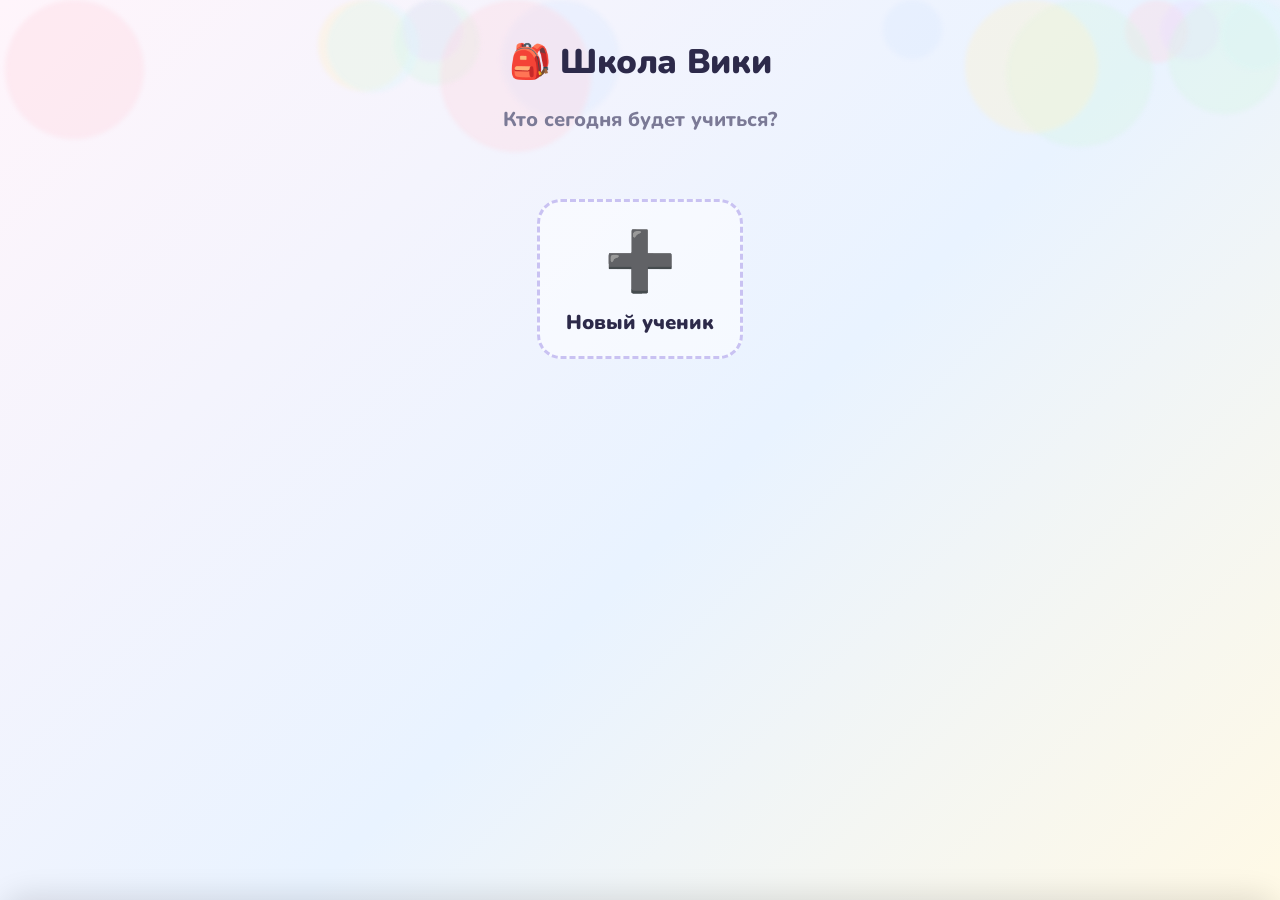
<file: index.html>
<!DOCTYPE html>
<html lang="ru">
<head>
<meta charset="utf-8">
<meta name="viewport" content="width=device-width, initial-scale=1, maximum-scale=1">
<meta http-equiv="Cache-Control" content="no-cache, must-revalidate">
<title>Школа Вики</title>
<link rel="preconnect" href="https://fonts.googleapis.com">
<link href="https://fonts.googleapis.com/css2?family=Nunito:wght@700;800;900&display=swap" rel="stylesheet">
<link rel="manifest" href="manifest.webmanifest">
<meta name="theme-color" content="#6c5ce7">
<meta name="mobile-web-app-capable" content="yes">
<meta name="apple-mobile-web-app-capable" content="yes">
<meta name="apple-mobile-web-app-title" content="Школа Вики">
<link rel="apple-touch-icon" href="icons/icon-192.png">
<link rel="stylesheet" href="css/style.css?v=mu3200em">
<link rel="icon" href="data:image/svg+xml,<svg xmlns=%22http://www.w3.org/2000/svg%22 viewBox=%220 0 100 100%22><text y=%22.9em%22 font-size=%2290%22>🎒</text></svg>">
</head>
<body>
<div class="bubbles" id="bubbles"></div>
<div id="app">
  <section class="screen" id="screen-profiles"></section>
  <section class="screen" id="screen-newprofile"></section>
  <section class="screen" id="screen-home"></section>
  <section class="screen" id="screen-subject"></section>
  <section class="screen" id="screen-lesson"></section>
  <section class="screen" id="screen-play"></section>
  <section class="screen" id="screen-result"></section>
  <section class="screen" id="screen-stickers"></section>
  <section class="screen" id="screen-badges"></section>
  <section class="screen" id="screen-games"></section>
  <section class="screen" id="screen-game"></section>
  <section class="screen" id="screen-diploma"></section>
  <section class="screen" id="screen-parent"></section>
</div>
<div class="feedback" id="feedback"></div>
<div class="toast" id="toast"></div>
<div id="modal-root"></div>

<script src="js/engine/core.js?v=mu3200em"></script>
<script src="js/lib/util.js?v=mu3200em"></script>
<script src="js/lib/vis.js?v=mu3200em"></script>
<script src="js/lib/store.js?v=mu3200em"></script>
<script src="js/lib/tts.js?v=mu3200em"></script>
<script src="js/lib/speech.js?v=mu3200em"></script>
<script src="js/lib/audio.js?v=mu3200em"></script>
<script src="js/lib/confetti.js?v=mu3200em"></script>
<script src="js/engine/game.js?v=mu3200em"></script>
<script src="js/engine/tasks.js?v=mu3200em"></script>

<script src="js/data/math.js?v=mu3200em"></script>
<script src="js/data/russian.js?v=mu3200em"></script>
<script src="js/data/reading.js?v=mu3200em"></script>
<script src="js/data/world.js?v=mu3200em"></script>
<script src="js/data/english.js?v=mu3200em"></script>
<script src="js/data/logic.js?v=mu3200em"></script>

<script src="js/ui/games.js?v=mu3200em"></script>
<script src="js/ui/diploma.js?v=mu3200em"></script>
<script src="js/ui/app.js?v=mu3200em"></script>
<script src="js/lib/update.js?v=mu3200em"></script>
</body>
</html>
</file>
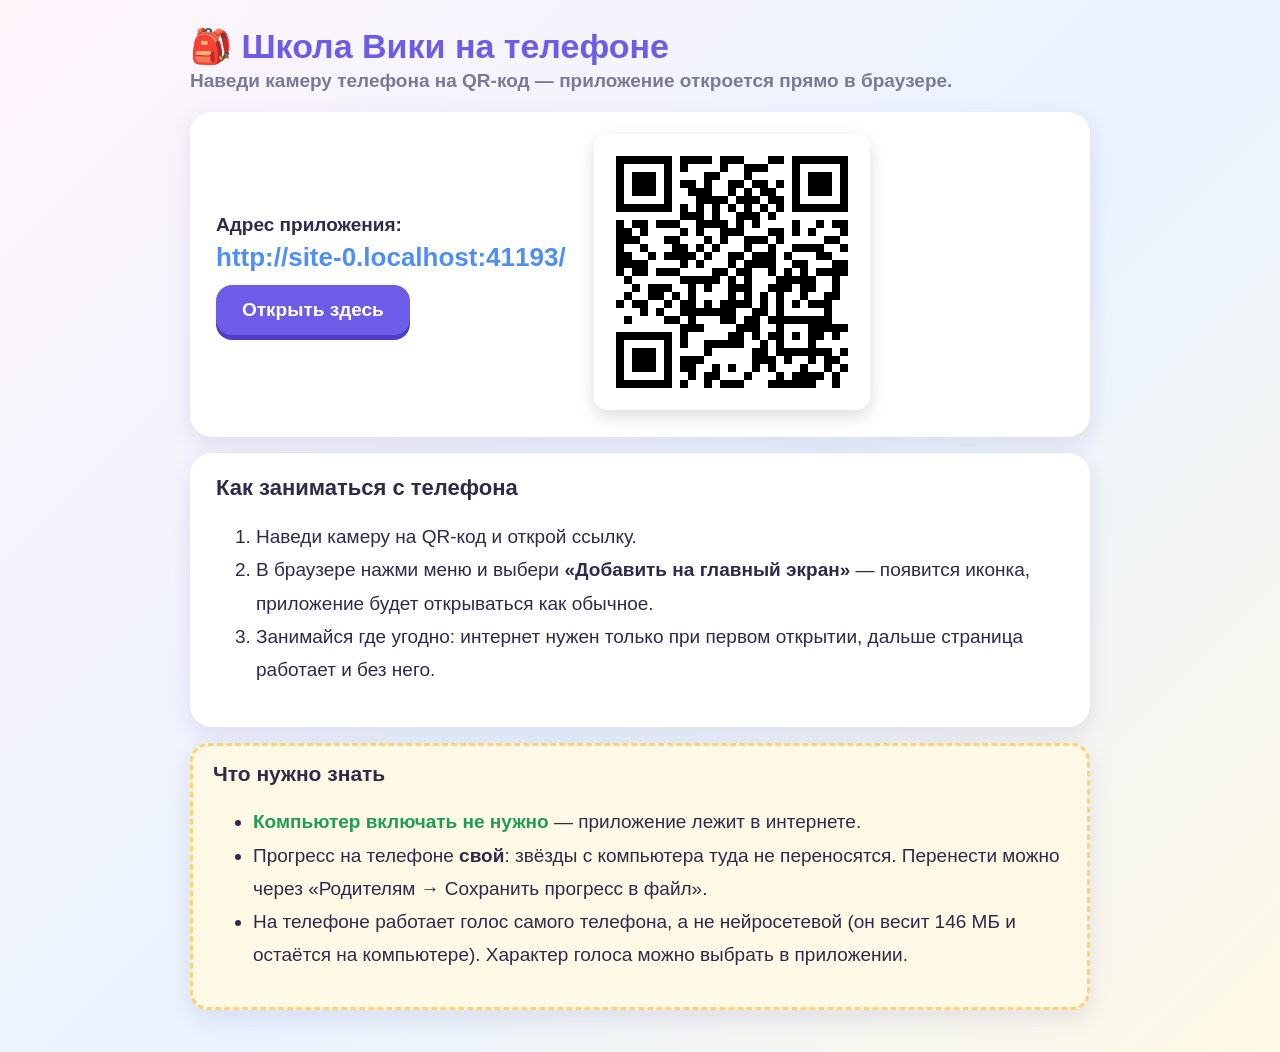
<file: телефон.html>
<!DOCTYPE html>
<html lang="ru">
<head>
<meta charset="utf-8">
<meta name="viewport" content="width=device-width, initial-scale=1">
<title>Школа Вики на телефоне</title>
<style>
  body { font-family: 'Nunito', 'Segoe UI', Arial, sans-serif; background: linear-gradient(135deg, #fff5fb, #e9f3ff 55%, #fff9e6); color: #2d2a4a; margin: 0; padding: 26px; font-size: 19px; min-height: 100vh; }
  .wrap { max-width: 900px; margin: 0 auto; }
  h1 { font-size: 34px; color: #6c5ce7; margin: 0 0 4px; }
  .sub { color: #7b7a96; margin: 0 0 20px; font-weight: 700; }
  .card { background: #fff; border-radius: 22px; padding: 22px 26px; margin-bottom: 16px; box-shadow: 0 8px 24px rgba(80,60,140,.12); }
  .addr { font-size: 26px; font-weight: 900; color: #4f8ef7; word-break: break-all; margin: 6px 0 12px; }
  .qr { display: flex; gap: 28px; align-items: center; flex-wrap: wrap; }
  .qr img { border: 12px solid #fff; border-radius: 14px; box-shadow: 0 6px 18px rgba(0,0,0,.14); image-rendering: pixelated; }
  ol, ul { line-height: 1.75; }
  code { background: #f3f1fb; padding: 2px 9px; border-radius: 7px; font-size: 17px; }
  .note { background: #fff9e6; border: 3px dashed #ffd27a; border-radius: 18px; padding: 16px 20px; }
  b.ok { color: #1f9d55; }
  .btn { display: inline-block; background: #6c5ce7; color: #fff; text-decoration: none; font-weight: 900; padding: 14px 26px; border-radius: 16px; box-shadow: 0 5px 0 #4b3fc9; }
</style>
</head>
<body>
<div class="wrap">
  <h1>🎒 Школа Вики на телефоне</h1>
  <p class="sub">Наведи камеру телефона на QR-код — приложение откроется прямо в браузере.</p>

  <div class="card qr">
    <div>
      <div style="font-weight:800">Адрес приложения:</div>
      <div class="addr" id="addr">…</div>
      <a class="btn" id="open" href="#" target="_blank" rel="noopener">Открыть здесь</a>
    </div>
    <div id="qr"></div>
  </div>

  <div class="card">
    <b style="font-size:22px">Как заниматься с телефона</b>
    <ol>
      <li>Наведи камеру на QR-код и открой ссылку.</li>
      <li>В браузере нажми меню и выбери <b>«Добавить на главный экран»</b> — появится иконка, приложение будет открываться как обычное.</li>
      <li>Занимайся где угодно: интернет нужен только при первом открытии, дальше страница работает и без него.</li>
    </ol>
  </div>

  <div class="card note">
    <b style="font-size:21px">Что нужно знать</b>
    <ul>
      <li><b class="ok">Компьютер включать не нужно</b> — приложение лежит в интернете.</li>
      <li>Прогресс на телефоне <b>свой</b>: звёзды с компьютера туда не переносятся. Перенести можно через «Родителям → Сохранить прогресс в файл».</li>
      <li>На телефоне работает голос самого телефона, а не нейросетевой (он весит 146 МБ и остаётся на компьютере). Характер голоса можно выбрать в приложении.</li>
    </ul>
  </div>
</div>

<script src="js/lib/qrcode.js"></script>
<script>
(function () {
  // адрес приложения: тот же, откуда открыта эта страница
  var url = location.href.replace(/телефон\.html.*$/, '').replace(/[^/]*$/, '');
  if (!/^https?:/.test(url) || /^file:/.test(location.protocol)) {
    // страницу открыли файлом с диска — показываем адрес в интернете
    url = 'https://pavelgenikh-ops.github.io/shkola-viki/';
  }
  document.getElementById('addr').textContent = url;
  document.getElementById('open').href = url;
  try {
    var qr = qrcode(0, 'M');
    qr.addData(url); qr.make();
    document.getElementById('qr').innerHTML = qr.createImgTag(8, 10);
  } catch (e) {
    document.getElementById('qr').textContent = 'QR-код не получился — набери адрес вручную.';
  }
})();
</script>
</body>
</html>
</file>
<file: css/style.css>
/* ===== Школа Вики — стили ===== */
:root {
  --bg1: #fff5fb; --bg2: #e9f3ff; --bg3: #fff9e6;
  --ink: #2d2a4a; --muted: #7b7a96; --line: #ece9f7;
  --card: #ffffff; --shadow: 0 8px 24px rgba(80, 60, 140, .12);
  --ok: #2ecc71; --ok-dark: #1f9d55; --bad: #ff5c6c; --bad-dark: #d73a4a; --warn: #f5a623;
  --primary: #6c5ce7; --primary-dark: #4b3fc9;
  --gold: #ffc531;
  --pair-1: #ffd6e0; --pair-2: #d6f5e3; --pair-3: #dbe9ff; --pair-4: #fff1c9; --pair-5: #eadcff; --pair-6: #d9f7fb;
  --radius: 22px; --radius-s: 14px;
  --font: 'Nunito', 'Segoe UI', 'Comic Sans MS', system-ui, sans-serif;
}
* { box-sizing: border-box; -webkit-tap-highlight-color: transparent; }
html, body { margin: 0; padding: 0; }
body {
  font-family: var(--font); color: var(--ink); font-size: 20px; line-height: 1.35;
  background: linear-gradient(135deg, var(--bg1) 0%, var(--bg2) 55%, var(--bg3) 100%);
  background-attachment: fixed; min-height: 100vh; overflow-x: hidden;
  user-select: none;
}
input, textarea { user-select: text; }
button { font-family: inherit; font-size: inherit; color: inherit; cursor: pointer; }
h1, h2, h3 { margin: 0; font-weight: 900; letter-spacing: -.01em; }
h1 { font-size: 30px; } h2 { font-size: 24px; } h3 { font-size: 19px; }
.muted { color: var(--muted); }
.hidden { display: none !important; }

/* мягкое свечение цвета предмета во время урока */
body::before {
  content: ''; position: fixed; inset: 0; z-index: -1; pointer-events: none; opacity: 0; transition: opacity .6s, background .6s;
  background: radial-gradient(ellipse 120% 70% at 50% 0%, var(--subj, #6c5ce7) 0%, transparent 62%);
}
body.playing::before { opacity: .22; }

/* фоновые пузыри */
.bubbles { position: fixed; inset: 0; z-index: -1; overflow: hidden; pointer-events: none; }
.bubbles span { position: absolute; border-radius: 50%; opacity: .35; filter: blur(2px); animation: floatUp linear infinite; }
@keyframes floatUp { from { transform: translateY(110vh) scale(.6); } to { transform: translateY(-20vh) scale(1.1); } }

#app { max-width: 1040px; margin: 0 auto; padding: 14px 16px 120px; }
.screen { display: none; animation: fadeIn .3s ease; }
.screen.active { display: block; }
@keyframes fadeIn { from { opacity: 0; transform: translateY(8px); } to { opacity: 1; transform: none; } }

/* ===== Кнопки ===== */
.btn {
  display: inline-flex; align-items: center; justify-content: center; gap: 8px;
  border: 0; border-radius: 16px; padding: 12px 20px; font-weight: 800; font-size: 18px;
  background: #fff; color: var(--ink); box-shadow: 0 4px 0 #dcd8ee, var(--shadow);
  transition: transform .08s, box-shadow .08s, filter .15s;
}
.btn:hover { filter: brightness(1.03); }
.btn:active { transform: translateY(3px); box-shadow: 0 1px 0 #dcd8ee; }
.btn:disabled { opacity: .45; cursor: default; transform: none; }
.btn-primary { background: var(--primary); color: #fff; box-shadow: 0 5px 0 var(--primary-dark), var(--shadow); }
.btn-primary:active { box-shadow: 0 1px 0 var(--primary-dark); }
.btn-ok { background: var(--ok); color: #fff; box-shadow: 0 5px 0 var(--ok-dark), var(--shadow); }
.btn-ok:active { box-shadow: 0 1px 0 var(--ok-dark); }
.btn-bad { background: var(--bad); color: #fff; box-shadow: 0 5px 0 var(--bad-dark), var(--shadow); }
.btn-ghost { background: rgba(255,255,255,.7); box-shadow: 0 3px 0 #e6e2f5; font-size: 16px; padding: 10px 16px; }
.btn-big { font-size: 22px; padding: 16px 28px; border-radius: 20px; }
.btn-round { width: 46px; height: 46px; padding: 0; border-radius: 50%; font-size: 22px; }
.btn-c { background: var(--c, var(--primary)); color: #fff; box-shadow: 0 5px 0 rgba(0,0,0,.18), var(--shadow); }

/* ===== Верхняя панель ===== */
.topbar { display: flex; align-items: center; gap: 12px; margin-bottom: 14px; flex-wrap: wrap; }
.topbar .grow { flex: 1; }
.avatar { width: 54px; height: 54px; border-radius: 50%; background: #fff; display: grid; place-items: center; font-size: 30px; box-shadow: var(--shadow); }
.avatar.lg { width: 84px; height: 84px; font-size: 48px; }
.player { display: flex; align-items: center; gap: 12px; background: rgba(255,255,255,.75); padding: 8px 14px 8px 8px; border-radius: 40px; box-shadow: var(--shadow); }
.player .name { font-weight: 900; font-size: 20px; }
.player .lvl { font-size: 14px; color: var(--muted); font-weight: 700; }
.xpbar { height: 10px; background: #e9e5f7; border-radius: 10px; overflow: hidden; width: 160px; margin-top: 3px; }
.xpbar i { display: block; height: 100%; background: linear-gradient(90deg, #a29bfe, #6c5ce7); border-radius: 10px; transition: width .6s ease; }
.pill { display: inline-flex; align-items: center; gap: 6px; background: #fff; border-radius: 30px; padding: 8px 14px; font-weight: 900; box-shadow: var(--shadow); font-size: 17px; }
.pill.gold { color: #a06b00; background: #fff6d6; }
.pill.fire { color: #c0392b; background: #ffe8dd; }

/* ===== Карточки ===== */
.card { background: var(--card); border-radius: var(--radius); padding: 18px 20px; box-shadow: var(--shadow); }
.grid { display: grid; gap: 18px; }
.grid-subjects { grid-template-columns: repeat(auto-fill, minmax(285px, 1fr)); }
.grid-lessons { grid-template-columns: repeat(auto-fill, minmax(290px, 1fr)); }

.subject-card {
  position: relative; overflow: hidden; border-radius: var(--radius); padding: 20px; color: #fff; cursor: pointer; border: 0; text-align: left;
  background: linear-gradient(135deg, var(--c) 0%, color-mix(in srgb, var(--c) 70%, #000 8%) 100%);
  box-shadow: 0 10px 0 color-mix(in srgb, var(--c) 70%, #000 25%), var(--shadow);
  transition: transform .12s, box-shadow .12s; min-height: 200px; display: flex; flex-direction: column; gap: 8px; font-family: inherit;
}
.subject-card:hover { transform: translateY(-4px); }
.subject-card:active { transform: translateY(5px); box-shadow: 0 3px 0 color-mix(in srgb, var(--c) 70%, #000 25%); }
.subject-card .emoji { font-size: 68px; line-height: 1; filter: drop-shadow(0 3px 5px rgba(0,0,0,.22)); }
.subject-card .title { font-size: 27px; font-weight: 900; }
.subject-card .desc { opacity: .92; font-size: 17px; font-weight: 700; }
.subject-card .prog { margin-top: auto; display: flex; align-items: center; gap: 10px; font-size: 16px; font-weight: 800; }
.subject-card .bar { flex: 1; height: 10px; background: rgba(255,255,255,.35); border-radius: 8px; overflow: hidden; }
.subject-card .bar i { display: block; height: 100%; background: #fff; border-radius: 8px; }
.subject-card::after { content: ''; position: absolute; right: -30px; top: -30px; width: 120px; height: 120px; border-radius: 50%; background: rgba(255,255,255,.15); }

.section-title { margin: 22px 0 10px; font-size: 20px; font-weight: 900; color: var(--ink); display: flex; align-items: center; gap: 8px; }
.section-title small { font-weight: 700; color: var(--muted); font-size: 14px; }

.lesson-card {
  background: #fff; border-radius: var(--radius); padding: 20px; box-shadow: var(--shadow); cursor: pointer; border: 4px solid transparent; text-align: left; font-family: inherit;
  display: flex; gap: 18px; align-items: center; transition: transform .12s, border-color .12s;
}
.lesson-card:hover { transform: translateY(-3px); border-color: var(--c, #ddd); }
.lesson-card .emoji { font-size: 52px; width: 76px; height: 76px; flex: none; display: grid; place-items: center; border-radius: 20px; background: color-mix(in srgb, var(--c, #999) 18%, #fff); }
.lesson-card .title { font-weight: 900; font-size: 21px; line-height: 1.2; }
.lesson-card .lv { display: flex; gap: 8px; margin-top: 8px; flex-wrap: wrap; }
.lesson-card .lv span { font-size: 14px; font-weight: 800; color: var(--muted); background: #f3f1fb; border-radius: 9px; padding: 3px 8px; }
.lesson-card .lv span.done { background: #fff2c7; color: #9a6a00; }
.lesson-card .lv span.full { background: #ffe08a; color: #7a4d00; }
.lesson-card.complete { border-color: var(--gold); }

.stars { color: #d8d4ea; font-size: 20px; letter-spacing: 1px; white-space: nowrap; }
.stars b { color: var(--gold); text-shadow: 0 1px 0 #d99a00; }

/* ===== Выбор характера голоса ===== */
.voice-cards { display: grid; grid-template-columns: repeat(auto-fill, minmax(180px, 1fr)); gap: 12px; margin: 10px 0 6px; }
.vcard {
  background: #fffdf9; border: 4px solid var(--line); border-radius: 18px; padding: 14px 10px; display: grid; justify-items: center; gap: 4px;
  text-align: center; box-shadow: 0 4px 0 rgba(0,0,0,.06); font-family: inherit; transition: transform .1s, border-color .15s;
}
.vcard:hover { border-color: var(--primary); transform: translateY(-3px); }
.vcard:active { transform: translateY(1px); }
.vcard .ve { font-size: 46px; line-height: 1; }
.vcard b { font-size: 20px; }
.vcard small { color: var(--muted); font-size: 14px; line-height: 1.3; font-weight: 700; }
.vcard.sel { border-color: var(--primary); background: #f3f0ff; box-shadow: 0 0 0 4px rgba(108,92,231,.2); }
.vcard.sel b::after { content: ' ✓'; color: var(--ok-dark); }
.modal .voice-cards { grid-template-columns: repeat(auto-fill, minmax(140px, 1fr)); }
.modal { max-width: 620px; }

/* ===== Маскот ===== */
.mascot { display: flex; align-items: flex-end; gap: 12px; margin: 10px 0 18px; }
.mascot .face { font-size: 64px; line-height: 1; animation: bob 3s ease-in-out infinite; filter: drop-shadow(0 6px 6px rgba(0,0,0,.12)); border: 0; background: none; padding: 0; }
button.mascot-face, .mascot button.face { cursor: pointer; }
.mascot button.face:hover { transform: scale(1.08); }
.mascot .face.small { font-size: 44px; }
@keyframes bob { 0%, 100% { transform: translateY(0) rotate(-3deg); } 50% { transform: translateY(-6px) rotate(3deg); } }
.bubble { position: relative; background: #fff; border-radius: 18px; padding: 12px 16px; box-shadow: var(--shadow); font-weight: 800; font-size: 18px; max-width: 560px; }
.bubble::before { content: ''; position: absolute; left: -10px; bottom: 16px; border: 10px solid transparent; border-right-color: #fff; border-left: 0; }

/* ===== Уровни в уроке ===== */
.rule-card { background: linear-gradient(135deg, #fff9e6, #fff); border: 3px dashed #ffd27a; border-radius: var(--radius); padding: 20px 26px; font-size: 23px; line-height: 1.45; margin: 18px 0; }
.rule-card .lbl { font-size: 15px; text-transform: uppercase; letter-spacing: .08em; color: #b97a00; font-weight: 900; margin-bottom: 6px; }
.levels { display: grid; grid-template-columns: repeat(3, 1fr); gap: 18px; margin-top: 18px; }
.level-btn {
  border: 0; border-radius: var(--radius); padding: 26px 14px; cursor: pointer; font-family: inherit; color: #fff;
  background: linear-gradient(135deg, var(--c) 0%, color-mix(in srgb, var(--c) 72%, #000 10%) 100%);
  box-shadow: 0 8px 0 color-mix(in srgb, var(--c) 70%, #000 25%), var(--shadow);
  display: flex; flex-direction: column; align-items: center; gap: 8px; transition: transform .1s; position: relative; overflow: hidden;
}
.level-btn::after { content: ''; position: absolute; right: -24px; top: -24px; width: 90px; height: 90px; border-radius: 50%; background: rgba(255,255,255,.16); }
.level-btn:hover { transform: translateY(-4px); }
.level-btn:active { transform: translateY(5px); box-shadow: 0 3px 0 color-mix(in srgb, var(--c) 70%, #000 25%); }
.level-btn .n { font-size: 52px; line-height: 1; filter: drop-shadow(0 3px 4px rgba(0,0,0,.22)); }
.level-btn .t { font-weight: 900; font-size: 24px; }
.level-btn .s { font-size: 15px; font-weight: 800; opacity: .9; }
.level-btn .stars { color: rgba(255,255,255,.45); font-size: 26px; }
.level-btn .stars b { color: #fff; text-shadow: 0 2px 3px rgba(0,0,0,.25); }
.level-btn.locked { filter: grayscale(.85); opacity: .6; }
.level-btn.locked::before { content: '🔒'; position: absolute; top: 10px; right: 12px; font-size: 24px; z-index: 1; }
.level-btn.l1 { --c: #2ecc71; } .level-btn.l2 { --c: #f5a623; } .level-btn.l3 { --c: #ff5c6c; }

/* ===== Игровой экран ===== */
.playbar { display: flex; align-items: center; gap: 14px; margin-bottom: 10px; }
.progress { flex: 1; height: 22px; background: rgba(255,255,255,.85); border-radius: 14px; overflow: hidden; box-shadow: inset 0 2px 5px rgba(0,0,0,.1); position: relative; }
.progress i { display: block; height: 100%; width: 0; border-radius: 14px; background: linear-gradient(90deg, #ffd166, #f5a623, #ff9f43); transition: width .5s cubic-bezier(.2,.9,.3,1.2); box-shadow: 0 0 12px rgba(245,166,35,.5); }
.progress-count { font-weight: 900; color: var(--muted); font-size: 18px; min-width: 62px; text-align: right; }
.dots { display: flex; gap: 5px; justify-content: center; margin-bottom: 10px; flex-wrap: wrap; }
.dots i { width: 13px; height: 13px; border-radius: 50%; background: #ded9f0; transition: transform .25s, background .25s; }
.dots i.ok { background: var(--ok); }
.dots i.bad { background: var(--bad); }
.dots i.now { background: var(--primary); transform: scale(1.45); box-shadow: 0 0 0 4px rgba(108,92,231,.18); }
.play-mascot { position: fixed; right: 18px; bottom: 18px; font-size: 68px; z-index: 30; pointer-events: none; animation: bob 3.5s ease-in-out infinite; filter: drop-shadow(0 6px 8px rgba(0,0,0,.15)); transition: transform .3s; }
.play-mascot.cheer { animation: cheer .7s ease; }
.play-mascot.oops { animation: shake .5s ease; }
@keyframes cheer { 0% { transform: scale(1) rotate(0); } 30% { transform: scale(1.3) rotate(-12deg); } 60% { transform: scale(1.25) rotate(12deg); } 100% { transform: scale(1) rotate(0); } }
@media (max-width: 900px) { .play-mascot { font-size: 46px; right: 8px; bottom: 8px; } }

#task-root { display: flex; align-items: center; justify-content: center; min-height: calc(100vh - 190px); }
.task {
  background: #fff; border-radius: 32px; padding: 34px 36px; box-shadow: var(--shadow); animation: pop .3s ease;
  display: flex; flex-direction: column; justify-content: center; gap: 6px; width: 100%;
}
@keyframes pop { from { transform: scale(.94); opacity: 0; } to { transform: scale(1); opacity: 1; } }
.task-head { display: flex; align-items: flex-start; gap: 14px; justify-content: center; }
.task-prompt { font-size: 32px; font-weight: 900; line-height: 1.28; flex: 0 1 auto; text-align: center; }
.say-btn { flex: none; width: 62px; height: 62px; border-radius: 50%; border: 0; background: #eef0ff; font-size: 32px; box-shadow: 0 4px 0 #cfd3f5; align-self: center; }
.say-btn:active { transform: translateY(3px); box-shadow: none; }
.say-btn.big { width: 110px; height: 110px; font-size: 56px; margin: 8px auto; display: block; }
.task-visual { margin: 18px 0 8px; text-align: center; }
.task-body { margin-top: 22px; }
.hint { margin-top: 12px; background: #fff7dc; border-left: 5px solid var(--warn); padding: 10px 14px; border-radius: 10px; font-weight: 700; animation: fadeIn .3s; }

/* визуалы */
.vis { display: inline-block; }
.vis-emojis { font-size: 52px; line-height: 1.2; letter-spacing: 6px; }
.vis-emojis .em { display: inline-block; }
.vis-groups { display: flex; gap: 10px; flex-wrap: wrap; justify-content: center; }
.vis-group { background: #f6f4ff; border: 3px dashed #c9c2f2; border-radius: 16px; padding: 10px 14px; font-size: 42px; letter-spacing: 4px; }
.vis-column { font-family: 'Consolas', 'Courier New', monospace; font-size: 56px; font-weight: 700; display: inline-block; text-align: right; background: #f7f9ff; padding: 14px 24px; border-radius: 18px; }
.vis-column .col-row { display: flex; justify-content: flex-end; }
.vis-column .d { display: inline-block; width: 42px; text-align: center; }
.vis-column .op .d:first-child { color: var(--primary); }
.vis-column .col-line { border-top: 4px solid var(--ink); margin: 4px 0; }
.vis-column .ans { color: var(--muted); }
.vis-grid { border-collapse: collapse; margin: 0 auto; font-size: 36px; font-weight: 900; }
.vis-grid td { width: 74px; height: 74px; border: 4px solid #b9b3e6; text-align: center; background: #fff; }
.vis-grid td.q { background: #fff2c7; color: #b97a00; }
.vis-grid td.empty { background: #f5f5f5; }
.vis-text { text-align: left; background: #fffdf5; border: 3px solid #f3e5b5; border-radius: 20px; padding: 18px 24px; font-size: 25px; line-height: 1.55; max-width: 760px; margin: 0 auto; }
.vis-text p { margin: 0 0 10px; }
.vis-big { font-size: 80px; line-height: 1.15; font-weight: 900; letter-spacing: 3px; }
.vis-cards { display: flex; gap: 14px; flex-wrap: wrap; justify-content: center; }
.vis-card { background: #f8f7ff; border-radius: 18px; padding: 12px 16px; text-align: center; min-width: 110px; box-shadow: inset 0 0 0 3px #e6e2f7; }
.vc-pic { font-size: 56px; } .vc-cap { font-weight: 800; font-size: 18px; color: var(--muted); }

/* варианты */
.opts { display: grid; grid-template-columns: repeat(auto-fit, minmax(230px, 1fr)); gap: 16px; }
.opts.big { grid-template-columns: repeat(auto-fit, minmax(150px, 1fr)); }
.opt {
  border: 4px solid #e8e5f5; background: #fff; border-radius: 22px; padding: 20px 18px; font-size: 26px; font-weight: 800; text-align: center; font-family: inherit;
  box-shadow: 0 6px 0 #e8e5f5; transition: transform .08s, background .15s, border-color .15s; min-height: 88px; line-height: 1.25;
  display: flex; align-items: center; justify-content: center;
}
.opt:hover:not(:disabled) { border-color: #c9c2f2; transform: translateY(-3px); }
.opt:active:not(:disabled) { transform: translateY(3px); box-shadow: 0 2px 0 #e8e5f5; }
.opt:disabled { cursor: default; }
.opts.big .opt { font-size: 68px; padding: 18px 10px; min-height: 130px; }
.opt.selected { border-color: var(--primary); background: #f1efff; box-shadow: 0 4px 0 #c9c2f2; }
.opt.right { border-color: var(--ok); background: #e9fbf0; box-shadow: 0 4px 0 #9fe0b8; animation: bounce .5s; }
.opt.wrong { border-color: var(--bad); background: #fff0f1; box-shadow: 0 4px 0 #ffb3b9; animation: shake .4s; opacity: .8; }
.opt.miss { border-color: var(--ok); border-style: dashed; }
@keyframes bounce { 0% { transform: scale(1); } 40% { transform: scale(1.08); } 100% { transform: scale(1); } }
@keyframes shake { 0%, 100% { transform: translateX(0); } 20% { transform: translateX(-8px); } 40% { transform: translateX(8px); } 60% { transform: translateX(-6px); } 80% { transform: translateX(6px); } }

.check-row { display: flex; justify-content: center; margin-top: 18px; gap: 10px; flex-wrap: wrap; }

/* ввод */
.answer-input {
  width: 100%; max-width: 460px; display: block; margin: 0 auto; font-family: inherit; font-size: 42px; font-weight: 900; text-align: center;
  border: 4px solid #e8e5f5; border-radius: 22px; padding: 16px 20px; outline: none; color: var(--ink); background: #fbfaff;
}
.answer-input:focus { border-color: var(--primary); }
.answer-input.wrong { border-color: var(--bad); animation: shake .4s; }
.answer-input.right { border-color: var(--ok); background: #e9fbf0; }
.answer-reveal { text-align: center; margin-top: 10px; font-weight: 900; font-size: 22px; color: var(--ok-dark); }
.numpad { display: grid; grid-template-columns: repeat(6, 1fr); gap: 10px; max-width: 460px; margin: 16px auto 0; }
.numpad button { border: 0; border-radius: 14px; background: #f1efff; font-size: 30px; font-weight: 900; padding: 14px 0; box-shadow: 0 4px 0 #d9d4f5; font-family: inherit; }
.numpad button:active { transform: translateY(2px); box-shadow: none; }

/* соедини пары */
.match { display: grid; grid-template-columns: 1fr 1fr; gap: 14px 32px; }
.match-item {
  border: 4px solid #e8e5f5; background: #fff; border-radius: 20px; padding: 18px 14px; font-size: 25px; font-weight: 800; text-align: center; font-family: inherit;
  box-shadow: 0 5px 0 #e8e5f5; min-height: 78px; transition: transform .08s; line-height: 1.25;
  display: flex; align-items: center; justify-content: center;
}
.match-item:hover:not(:disabled) { transform: translateY(-2px); }
.match-item.selected { border-color: var(--primary); background: #f1efff; }
.match-item.wrong { animation: shake .4s; border-color: var(--bad); }
.match-item.done { border-color: transparent; box-shadow: none; cursor: default; }

/* фишки: порядок, сортировка, слова */
.pool, .line { display: flex; flex-wrap: wrap; gap: 10px; justify-content: center; min-height: 66px; padding: 10px; border-radius: 18px; }
.line { background: #f6f4ff; border: 3px dashed #c9c2f2; margin-bottom: 14px; align-items: center; }
.line:empty::before { content: 'нажимай на карточки по порядку'; color: #a9a4c9; font-weight: 700; }
.chip {
  border: 0; background: #fff; border-radius: 16px; padding: 14px 20px; font-size: 26px; font-weight: 800; box-shadow: 0 5px 0 #dcd8ee, 0 2px 8px rgba(0,0,0,.06); font-family: inherit;
  transition: transform .1s; animation: pop .2s ease;
}
.chip:hover { transform: translateY(-2px); }
.chip.selected { outline: 4px solid var(--primary); }
.chip.wrong { background: #ffe1e4; box-shadow: 0 4px 0 #ffb3b9; animation: shake .4s; }
.chip.right { background: #e0f8ea; box-shadow: 0 4px 0 #9fe0b8; }
.chip.ghost { opacity: .35; }
.groups { display: grid; grid-template-columns: repeat(auto-fit, minmax(210px, 1fr)); gap: 12px; margin-bottom: 14px; }
.group { background: #f6f4ff; border: 4px dashed #c9c2f2; border-radius: 22px; padding: 14px; min-height: 150px; cursor: pointer; transition: background .15s; }
.group.target { background: #ece8ff; border-color: var(--primary); }
.group-title { font-weight: 900; text-align: center; font-size: 22px; margin-bottom: 10px; }
.group-items { display: flex; flex-wrap: wrap; gap: 10px; justify-content: center; }
.group-items .chip { font-size: 22px; padding: 10px 16px; }

/* пропуски */
.gap-text { font-size: 40px; font-weight: 800; text-align: center; line-height: 1.7; margin-bottom: 18px; word-spacing: 5px; }
.slot {
  display: inline-block; min-width: 58px; padding: 0 10px; margin: 0 3px; border-bottom: 5px solid #b9b3e6; color: var(--primary); text-align: center; cursor: pointer; border-radius: 6px 6px 0 0;
  transition: background .15s; height: 1.4em; vertical-align: bottom;
}
.slot.active { background: #efeaff; border-bottom-color: var(--primary); animation: blink 1.2s infinite; }
.slot.filled { color: var(--ink); }
.slot.wrong { color: var(--bad); border-bottom-color: var(--bad); background: #fff0f1; }
.slot.right { color: var(--ok-dark); border-bottom-color: var(--ok); }
@keyframes blink { 0%, 100% { box-shadow: 0 0 0 0 rgba(108,92,231,.0); } 50% { box-shadow: 0 0 0 4px rgba(108,92,231,.15); } }
.tiles { display: flex; flex-wrap: wrap; gap: 12px; justify-content: center; }
.tile {
  border: 0; border-radius: 16px; min-width: 70px; padding: 14px 18px; font-size: 34px; font-weight: 900; background: #fff; box-shadow: 0 5px 0 #dcd8ee, 0 2px 8px rgba(0,0,0,.06); font-family: inherit;
  transition: transform .1s;
}
.tile:hover:not(:disabled) { transform: translateY(-2px); }
.tile:disabled { opacity: .3; }
.tile.used { opacity: .25; }

/* сравнение */
.compare { display: flex; align-items: center; justify-content: center; gap: 22px; font-size: 54px; font-weight: 900; margin-bottom: 24px; flex-wrap: wrap; }
.cmp-side { background: #f6f4ff; border-radius: 22px; padding: 16px 30px; }
.cmp-q { width: 86px; height: 86px; border-radius: 50%; border: 5px dashed #c9c2f2; display: grid; place-items: center; color: var(--primary); font-size: 46px; }
.cmp-q.filled { border-style: solid; }
.cmp-btns { display: flex; gap: 18px; justify-content: center; }
.cmp-btns .opt { font-size: 52px; min-width: 130px; }

/* мемори */
.memory-grid { display: grid; gap: 14px; grid-template-columns: repeat(4, 1fr); max-width: 700px; margin: 0 auto; }
.memory-grid.c3 { grid-template-columns: repeat(3, 1fr); max-width: 540px; }
.mcard { aspect-ratio: 1; perspective: 600px; border: 0; background: none; padding: 0; font-family: inherit; }
.mcard .inner { position: relative; width: 100%; height: 100%; transition: transform .4s; transform-style: preserve-3d; }
.mcard.open .inner, .mcard.matched .inner { transform: rotateY(180deg); }
.mcard .face { position: absolute; inset: 0; border-radius: 20px; display: grid; place-items: center; backface-visibility: hidden; font-weight: 900; font-size: 25px; padding: 8px; text-align: center; line-height: 1.15; }
.mcard .back { background: linear-gradient(135deg, #a29bfe, #6c5ce7); color: #fff; font-size: 44px; box-shadow: 0 5px 0 #4b3fc9; }
.mcard .front { background: #fff; transform: rotateY(180deg); box-shadow: inset 0 0 0 4px #e8e5f5; }
.mcard.matched .front { background: #e9fbf0; box-shadow: inset 0 0 0 4px var(--ok); }
.mcard .front.emoji { font-size: 56px; }

/* панель ответа */
.feedback {
  position: fixed; left: 0; right: 0; bottom: 0; z-index: 50; padding: 16px 20px 22px; transform: translateY(110%); transition: transform .3s cubic-bezier(.2,.9,.3,1.2);
  box-shadow: 0 -8px 30px rgba(0,0,0,.12); border-radius: 28px 28px 0 0;
}
.feedback.show { transform: translateY(0); }
.feedback.ok { background: #d9f7e5; color: #1a6b3d; }
.feedback.bad { background: #ffe3e6; color: #9c2432; }
.feedback .inner { max-width: 1040px; margin: 0 auto; display: flex; align-items: center; gap: 18px; flex-wrap: wrap; }
.feedback .fb-icon { font-size: 58px; animation: pop .35s ease; }
.feedback .fb-text { flex: 1; min-width: 220px; }
.feedback .fb-title { font-size: 30px; font-weight: 900; }
.feedback .fb-explain { font-size: 21px; font-weight: 700; margin-top: 3px; opacity: .92; }
.feedback .btn { font-size: 24px; padding: 18px 38px; }

/* результат */
.result { text-align: center; padding: 26px 20px; }
.result-stars { font-size: 72px; display: flex; justify-content: center; gap: 10px; margin: 6px 0 12px; }
.result-stars span { color: #ddd9ee; transform: scale(0); animation: starIn .5s forwards; }
.result-stars span.on { color: var(--gold); text-shadow: 0 3px 0 #d99a00; }
.result-stars span:nth-child(2) { animation-delay: .25s; } .result-stars span:nth-child(3) { animation-delay: .5s; }
@keyframes starIn { 0% { transform: scale(0) rotate(-40deg); } 70% { transform: scale(1.25) rotate(8deg); } 100% { transform: scale(1) rotate(0); } }
.result h1 { font-size: 34px; }
.stat-row { display: flex; justify-content: center; gap: 12px; flex-wrap: wrap; margin: 16px 0; }
.stat { background: #f6f4ff; border-radius: 16px; padding: 12px 18px; min-width: 120px; }
.stat b { display: block; font-size: 28px; }
.stat span { color: var(--muted); font-weight: 700; font-size: 14px; }
.reward { background: linear-gradient(135deg, #fff6d6, #ffe9a8); border-radius: 18px; padding: 12px 16px; margin: 8px auto; max-width: 520px; font-weight: 800; animation: pop .4s; display: flex; align-items: center; gap: 12px; text-align: left; }
.reward .ic { font-size: 40px; }
.result .actions { display: flex; justify-content: center; gap: 12px; flex-wrap: wrap; margin-top: 18px; }

/* альбом наклеек */
.sticker-grid { display: grid; grid-template-columns: repeat(auto-fill, minmax(96px, 1fr)); gap: 12px; }
.sticker { background: #fff; border-radius: 18px; aspect-ratio: 1; display: flex; flex-direction: column; align-items: center; justify-content: center; gap: 4px; box-shadow: var(--shadow); font-size: 46px; position: relative; transition: transform .15s; }
.sticker:hover { transform: rotate(-4deg) scale(1.06); }
.sticker small { font-size: 12px; font-weight: 800; color: var(--muted); }
.sticker.locked { background: #f2f0f8; box-shadow: none; filter: grayscale(1); opacity: .6; font-size: 34px; }
.sticker.new::after { content: 'новая!'; position: absolute; top: -6px; right: -6px; background: var(--bad); color: #fff; font-size: 11px; font-weight: 900; padding: 2px 7px; border-radius: 10px; transform: rotate(8deg); }

/* награды */
.badge-list { display: grid; grid-template-columns: repeat(auto-fill, minmax(280px, 1fr)); gap: 12px; }
.badge { display: flex; gap: 12px; align-items: center; background: #fff; border-radius: 18px; padding: 12px 14px; box-shadow: var(--shadow); }
.badge .ic { font-size: 40px; width: 58px; height: 58px; display: grid; place-items: center; border-radius: 16px; background: #fff3c9; }
.badge.locked { opacity: .55; } .badge.locked .ic { background: #eee; filter: grayscale(1); }
.badge .t { font-weight: 900; } .badge .d { font-size: 14px; color: var(--muted); font-weight: 700; }

/* профили */
.profiles { display: flex; gap: 16px; flex-wrap: wrap; justify-content: center; margin: 20px 0; }
.profile-btn { border: 0; background: #fff; border-radius: 24px; padding: 20px 26px; box-shadow: 0 6px 0 #dcd8ee, var(--shadow); cursor: pointer; font-family: inherit; display: flex; flex-direction: column; align-items: center; gap: 8px; min-width: 160px; transition: transform .1s; }
.profile-btn:hover { transform: translateY(-3px); }
.profile-btn .av { font-size: 58px; }
.profile-btn .nm { font-weight: 900; font-size: 20px; }
.profile-btn .sub { font-size: 14px; color: var(--muted); font-weight: 700; }
.profile-btn.add { background: rgba(255,255,255,.5); border: 3px dashed #c9c2f2; box-shadow: none; }
.emoji-pick { display: flex; flex-wrap: wrap; gap: 8px; justify-content: center; }
.emoji-pick button { border: 3px solid transparent; background: #f6f4ff; border-radius: 14px; font-size: 32px; width: 58px; height: 58px; font-family: inherit; }
.emoji-pick button.on { border-color: var(--primary); background: #fff; transform: scale(1.1); }
.mascot-pick { display: grid; grid-template-columns: repeat(auto-fit, minmax(140px, 1fr)); gap: 10px; }
.mascot-pick button { border: 3px solid transparent; background: #f6f4ff; border-radius: 18px; padding: 12px; font-family: inherit; display: flex; flex-direction: column; align-items: center; gap: 4px; }
.mascot-pick button .f { font-size: 44px; } .mascot-pick button .n { font-weight: 800; font-size: 14px; }
.mascot-pick button.on { border-color: var(--primary); background: #fff; }
.field { margin: 14px 0; }
.field label { display: block; font-weight: 800; margin-bottom: 6px; color: var(--muted); font-size: 15px; }
.text-input { width: 100%; font-family: inherit; font-size: 22px; font-weight: 800; border: 3px solid #e8e5f5; border-radius: 16px; padding: 12px 16px; outline: none; }
.text-input:focus { border-color: var(--primary); }

/* родители */
table.stats { width: 100%; border-collapse: collapse; font-size: 15px; }
table.stats th, table.stats td { padding: 8px 10px; border-bottom: 1px solid var(--line); text-align: left; }
table.stats th { color: var(--muted); font-size: 13px; text-transform: uppercase; letter-spacing: .05em; }
table.stats td.num { text-align: right; font-weight: 800; }
.acc { display: inline-block; padding: 2px 8px; border-radius: 8px; font-weight: 800; font-size: 13px; }
.acc.hi { background: #dff7e8; color: #1a6b3d; } .acc.mid { background: #fff2c7; color: #9a6a00; } .acc.lo { background: #ffe1e4; color: #9c2432; }
.days { display: flex; gap: 4px; flex-wrap: wrap; }
.day { width: 26px; height: 26px; border-radius: 6px; background: #eee; display: grid; place-items: center; font-size: 10px; font-weight: 800; color: #999; }
.day.on { background: #2ecc71; color: #fff; }

/* ===== Мини-игры ===== */
.game-hud { display: flex; gap: 10px; flex: 1; justify-content: center; }
.hud-item { background: rgba(255,255,255,.85); border-radius: 16px; padding: 6px 18px; text-align: center; box-shadow: var(--shadow); min-width: 92px; }
.hud-item b { display: block; font-size: 28px; line-height: 1.05; }
.hud-item span { font-size: 12px; font-weight: 800; color: var(--muted); text-transform: uppercase; letter-spacing: .04em; }
.hud-item.hot { background: #ffe1e4; animation: pulse .5s infinite alternate; }
.hud-item.hot b { color: var(--bad-dark); }
@keyframes pulse { from { transform: scale(1); } to { transform: scale(1.09); } }
.game-title { text-align: center; font-weight: 900; font-size: 22px; color: var(--c, var(--primary)); margin: 4px 0 10px; }
#game-body { position: relative; }
.race-task { animation: pop .18s ease; }
.float-msg {
  position: absolute; left: 50%; top: 6px; transform: translateX(-50%); font-weight: 900; font-size: 26px; z-index: 20; pointer-events: none;
  animation: floatUpFade 1.1s ease forwards; background: #fff; padding: 6px 16px; border-radius: 30px; box-shadow: var(--shadow);
}
.float-msg.good { color: var(--ok-dark); } .float-msg.bad { color: var(--bad-dark); }
@keyframes floatUpFade { 0% { opacity: 0; transform: translate(-50%, 10px) scale(.8); } 25% { opacity: 1; transform: translate(-50%, -6px) scale(1.05); } 100% { opacity: 0; transform: translate(-50%, -46px) scale(1); } }

/* ===== Диплом ===== */
.diploma { max-width: 860px; margin: 0 auto; background: #fff; border-radius: 18px; box-shadow: var(--shadow); padding: 14px; }
.dip-border {
  border: 10px double var(--c, var(--primary)); border-radius: 12px; padding: 30px 36px 24px; text-align: center;
  background: linear-gradient(160deg, #fffdf6 0%, #fff 45%, color-mix(in srgb, var(--c, #6c5ce7) 8%, #fff) 100%);
  position: relative; min-height: 560px; display: flex; flex-direction: column; justify-content: center; gap: 8px;
}
.dip-emoji { font-size: 86px; line-height: 1; }
.dip-kicker { font-size: 16px; font-weight: 900; letter-spacing: .28em; text-transform: uppercase; color: var(--muted); }
.dip-title { font-size: 40px; line-height: 1.14; color: var(--c, var(--primary)); margin: 6px 0; }
.dip-award { font-size: 20px; font-weight: 800; color: var(--muted); margin-top: 6px; }
.dip-name { font-size: 54px; font-weight: 900; margin: 2px 0 8px; }
.dip-text { font-size: 22px; font-weight: 700; max-width: 640px; margin: 0 auto; line-height: 1.45; }
.dip-stats { display: flex; gap: 16px; justify-content: center; flex-wrap: wrap; margin-top: 18px; font-weight: 800; font-size: 18px; }
.dip-stats span { background: rgba(0,0,0,.04); border-radius: 30px; padding: 7px 18px; }
.dip-foot { display: flex; justify-content: space-between; align-items: flex-end; margin-top: 26px; font-weight: 800; }
.dip-date { color: var(--muted); font-size: 17px; }
.dip-sign { text-align: center; border-top: 3px solid var(--muted); padding-top: 4px; min-width: 190px; }
.dip-sign span { font-size: 34px; display: block; line-height: 1; }
.dip-sign i { font-size: 14px; color: var(--muted); font-style: normal; }

@media print {
  body { background: #fff !important; }
  body.printing .topbar, body.printing .bubbles, body.printing .feedback, body.printing .toast, body.printing .no-print { display: none !important; }
  body::before { display: none !important; }
  #app { padding: 0; max-width: none; }
  .diploma { box-shadow: none; padding: 0; max-width: none; }
  .dip-border { min-height: 96vh; break-inside: avoid; }
  .screen:not(.active) { display: none !important; }
}

/* модалка */
.modal-bg { position: fixed; inset: 0; background: rgba(40, 30, 80, .45); z-index: 100; display: grid; place-items: center; padding: 16px; animation: fadeIn .2s; }
.modal { background: #fff; border-radius: 24px; padding: 24px; max-width: 460px; width: 100%; box-shadow: 0 20px 60px rgba(0,0,0,.25); text-align: center; animation: pop .25s; max-height: 92vh; overflow-y: auto; }
.modal .actions { display: flex; gap: 10px; justify-content: center; margin-top: 18px; flex-wrap: wrap; }

/* задание дня */
.daily { background: linear-gradient(135deg, #ffe08a, #ffb347); border-radius: var(--radius); padding: 18px 20px; display: flex; align-items: center; gap: 16px; box-shadow: 0 8px 0 #d98b1f, var(--shadow); color: #4a2d00; margin-bottom: 18px; }
.daily .ic { font-size: 48px; }
.daily .t { font-weight: 900; font-size: 22px; }
.daily .d { font-weight: 700; font-size: 15px; opacity: .85; }
.daily.done { background: linear-gradient(135deg, #d9f7e5, #a8ecc5); box-shadow: 0 8px 0 #4fa97a, var(--shadow); color: #1a4a2d; }

/* плашка обновления приложения (v2) */
.update-bar {
  position: fixed; left: 50%; bottom: 18px; transform: translate(-50%, 140%); z-index: 90;
  display: flex; align-items: center; gap: 16px; background: #fff; border-radius: 22px;
  padding: 14px 18px 14px 24px; box-shadow: 0 10px 30px rgba(80,60,140,.28); font-weight: 800; font-size: 19px;
  transition: transform .35s cubic-bezier(.2,.9,.3,1.2); max-width: calc(100vw - 24px);
}
.update-bar.show { transform: translate(-50%, 0); }
.update-bar .ub-text { line-height: 1.25; }
@media (max-width: 760px) { .update-bar { font-size: 17px; padding: 12px 14px 12px 18px; gap: 10px; } }

.toast { position: fixed; top: 18px; left: 50%; transform: translateX(-50%) translateY(-120px); background: var(--ink); color: #fff; padding: 12px 20px; border-radius: 30px; font-weight: 800; z-index: 200; transition: transform .3s; box-shadow: var(--shadow); }
.toast.show { transform: translateX(-50%) translateY(0); }

@media (max-width: 760px) {
  body { font-size: 17px; }
  .btn-label { display: none; }
  .topbar .btn-ghost { font-size: 22px; padding: 10px 14px; }
  .topbar { gap: 8px; }
  .player { padding: 6px 12px 6px 6px; } .player .name { font-size: 18px; } .xpbar { width: 120px; }
  #app { padding: 10px 10px 130px; }
  #task-root { min-height: calc(100vh - 175px); align-items: flex-start; padding-top: 6px; }
  .task { padding: 20px 16px; border-radius: 24px; }
  .task-prompt { font-size: 24px; }
  .opt { font-size: 21px; padding: 14px 10px; min-height: 72px; }
  .opts { grid-template-columns: 1fr 1fr; gap: 10px; }
  .opts.big { grid-template-columns: repeat(3, 1fr); }
  .opts.big .opt { font-size: 46px; min-height: 92px; }
  .levels { grid-template-columns: 1fr; }
  .gap-text { font-size: 30px; }
  .vis-big { font-size: 54px; }
  .vis-emojis { font-size: 36px; letter-spacing: 3px; }
  .vis-column { font-size: 40px; } .vis-column .d { width: 30px; }
  .vis-grid { font-size: 26px; } .vis-grid td { width: 54px; height: 54px; }
  .vis-text { font-size: 20px; padding: 14px 16px; }
  .match { gap: 8px 14px; }
  .match-item { font-size: 19px; padding: 12px 8px; min-height: 62px; }
  .chip, .tile { font-size: 22px; padding: 10px 14px; }
  .answer-input { font-size: 34px; }
  .subject-card { min-height: 170px; } .subject-card .emoji { font-size: 56px; }
  .feedback .btn { width: 100%; }
  .feedback .fb-title { font-size: 24px; } .feedback .fb-explain { font-size: 18px; }
}
</file>
